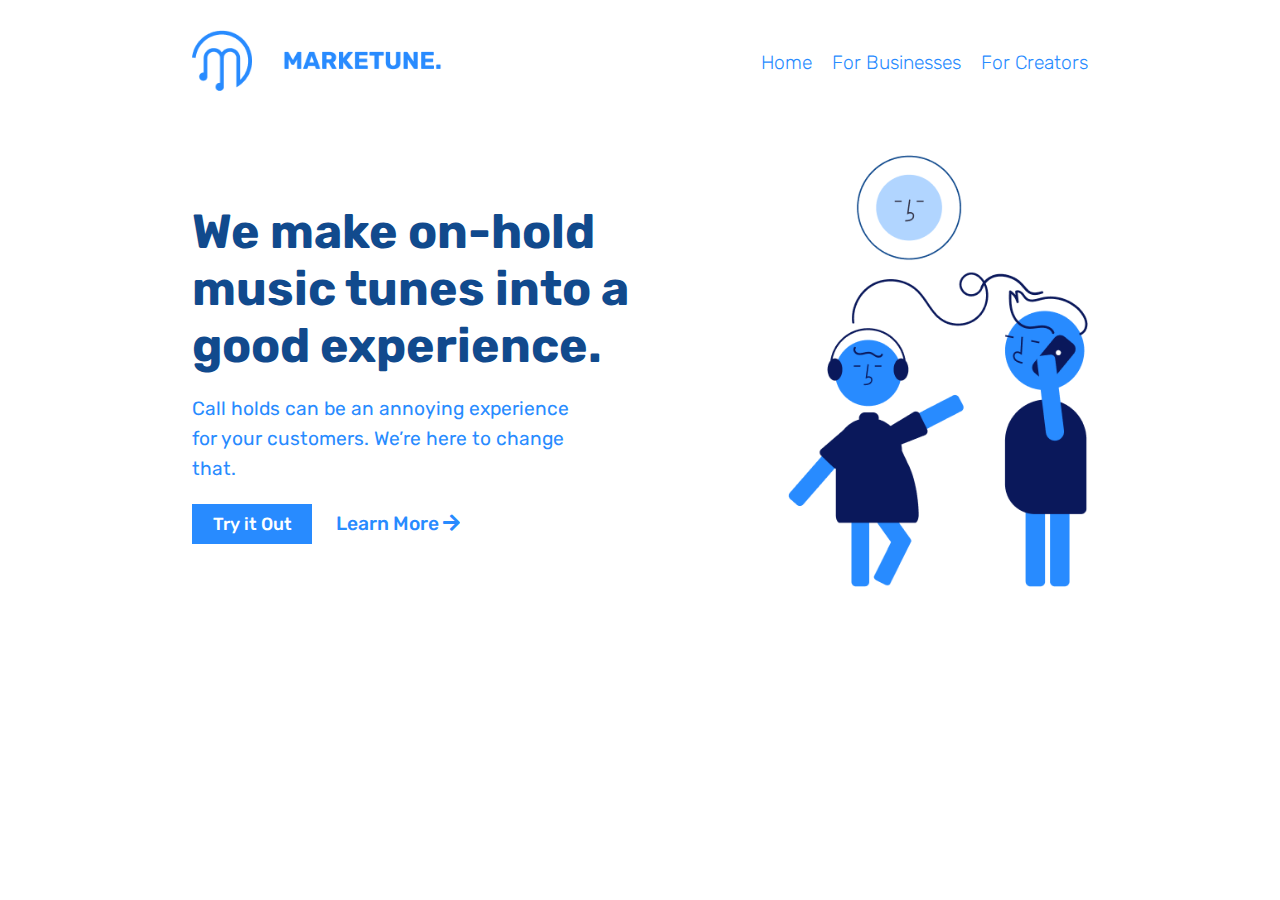
<file: index.html>
<!DOCTYPE html>
<html lang="en">
  <head>
    <meta charset="UTF-8" />
    <meta http-equiv="X-UA-Compatible" content="IE=edge" />
    <meta name="viewport" content="width=device-width, initial-scale=1.0" />
    <link rel="stylesheet" href="style.css" />
    <link
      rel="stylesheet"
      href="https://cdnjs.cloudflare.com/ajax/libs/font-awesome/5.15.4/css/all.min.css"
      integrity="sha512-1ycn6IcaQQ40/MKBW2W4Rhis/DbILU74C1vSrLJxCq57o941Ym01SwNsOMqvEBFlcgUa6xLiPY/NS5R+E6ztJQ=="
      crossorigin="anonymous"
      referrerpolicy="no-referrer"
    />
    <link rel="shortcut icon" href="./img/logoo.png" />
    <title>MARKETUNE.</title>
  </head>

  <body>
    <nav>
      <a href="index.html"
        ><div class="logo"><img src="./img/logo.png" alt="" /></div
      ></a>
      <ul class="nav-links">
        <a href="index.html"><li>Home</li></a>
        <a href="businesses.html"><li>For Businesses</li></a>
        <a href="creators.html"><li>For Creators</li></a>
      </ul>
    </nav>
    <section class="landing">
      <div class="text">
        <h1>We make on-hold music tunes into a good experience.</h1>
        <p>
          Call holds can be an annoying experience for your customers. We’re
          here to change that.
        </p>
        <div class="buttons">
          <button>Try it Out</button>
          <a href="#"
            >Learn More <span><i class="fas fa-arrow-right"></i></span
          ></a>
        </div>
      </div>
      <div class="images">
        <img src="./img/home.png" />
      </div>
    </section>
  </body>
</html>
</file>
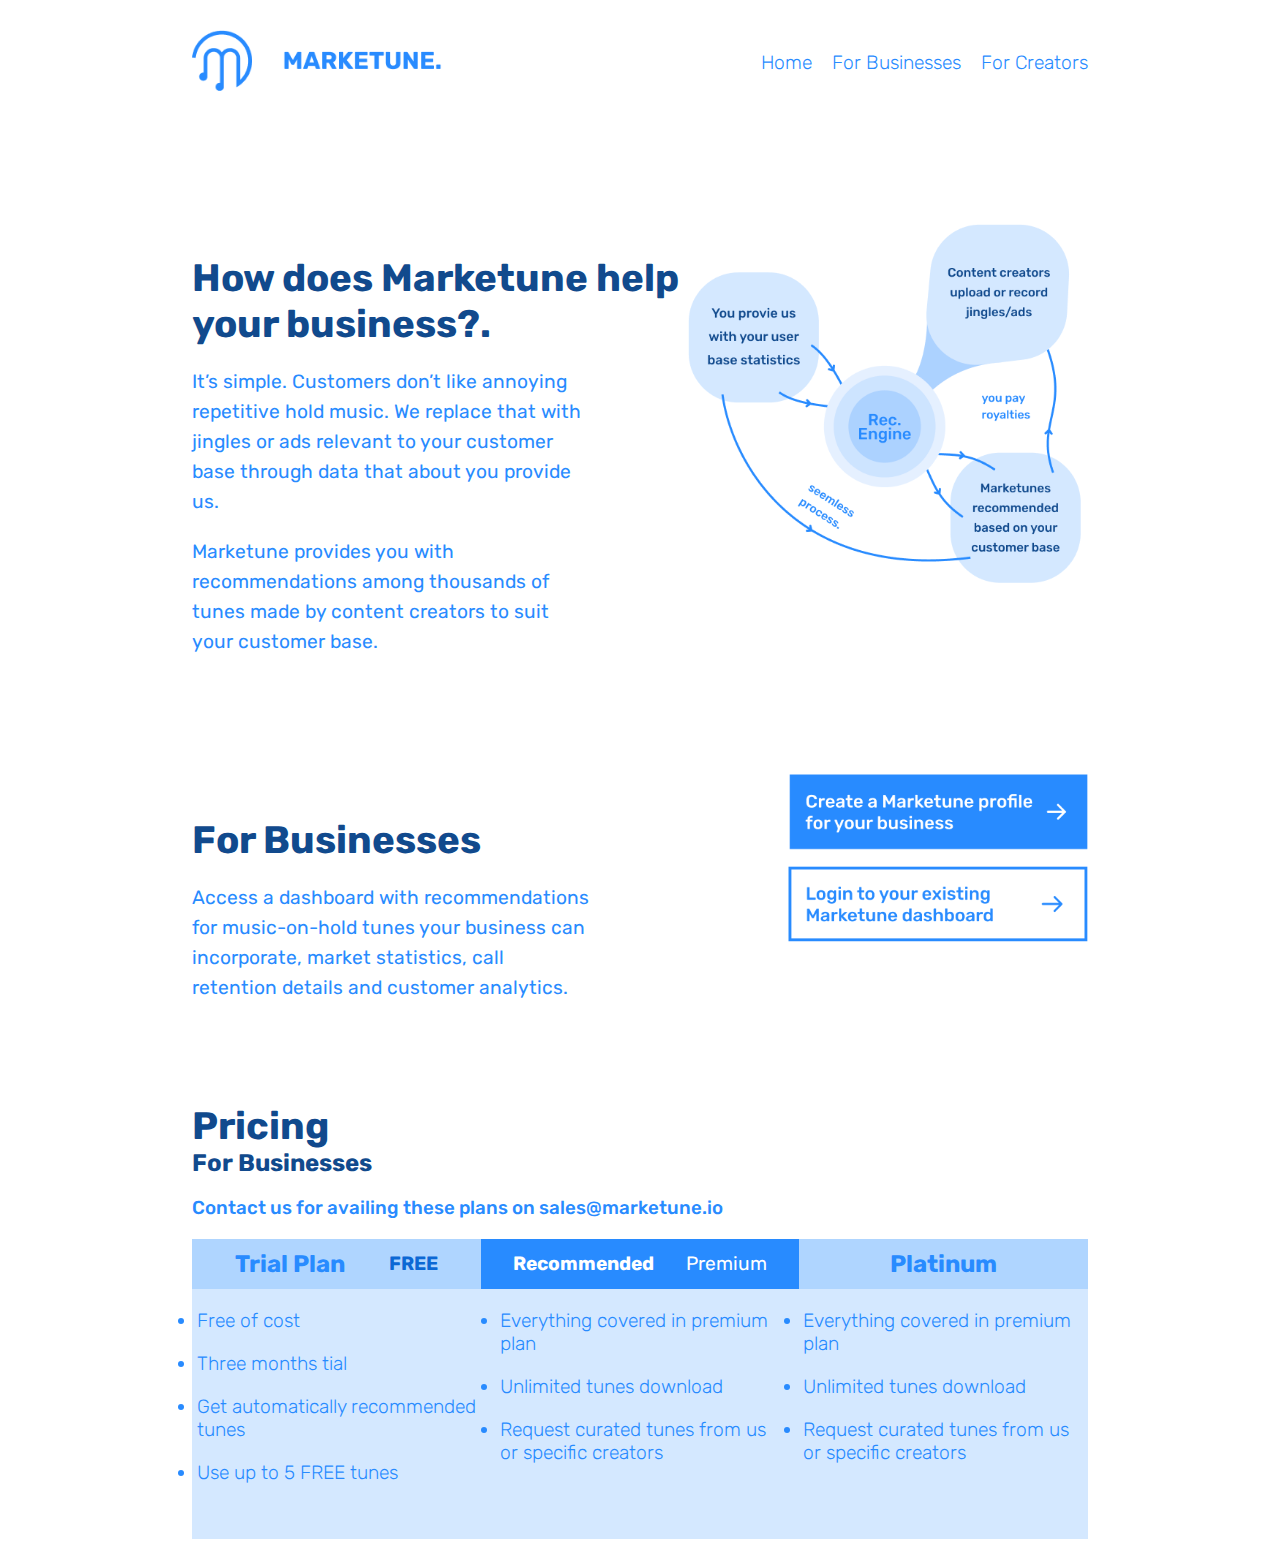
<file: businesses.html>
<!DOCTYPE html>
<html lang="en">
  <head>
    <meta charset="UTF-8" />
    <meta http-equiv="X-UA-Compatible" content="IE=edge" />
    <meta name="viewport" content="width=device-width, initial-scale=1.0" />
    <link rel="stylesheet" href="style.css" />

    <link rel="shortcut icon" href="./img/logoo.png" />
    <title>MARKETUNE</title>
  </head>

  <body>
    <nav>
      <a href="index.html"
        ><div class="logo"><img src="./img/logo.png" alt="" /></div
      ></a>
      <ul class="nav-links">
        <a href="index.html"><li>Home</li></a>
        <a href="businesses.html"><li>For Businesses</li></a>
        <a href="creators.html"><li>For Creators</li></a>
      </ul>
    </nav>
    <section class="landing">
      <div class="text2">
        <h1>How does Marketune help your business?.</h1>
        <p>
          It’s simple. Customers don’t like annoying repetitive hold music. We
          replace that with jingles or ads relevant to your customer base
          through data that about you provide us.
        </p>
        <p>
          Marketune provides you with recommendations among thousands of tunes
          made by content creators to suit your customer base.
        </p>
      </div>
      <div class="images">
        <img src="./img/buisness.png" style="width: 400px" />
      </div>
    </section>
    <section class="landing">
      <div class="text2">
        <h1>For Businesses</h1>
        <p>
          Access a dashboard with recommendations for music-on-hold tunes your
          business can incorporate, market statistics, call retention details
          and customer analytics.
        </p>
      </div>
      <div class="images">
        <img src="./img/image.png" />
      </div>
    </section>
    <section class="price">
      <div class="text2">
        <h1>Pricing</h1>
        <h2>For Businesses</h2>
        <h3>Contact us for availing these plans on sales@marketune.io</h3>
      </div>
      <div class="cards">
        <div class="card1">
          <div class="plan">
            <h2>Trial Plan</h2>
            <p>FREE</p>
          </div>
          <div class="points">
            <li>Free of cost</li>
            <li>Three months tial</li>
            <li>Get automatically recommended tunes</li>
            <li>Use up to 5 FREE tunes</li>
          </div>
        </div>
        <div class="card2">
          <div class="plans">
            <h2>Recommended</h2>
            <p>Premium</p>
          </div>
          <div class="points">
            <li>Everything covered in premium plan</li>
            <li>Unlimited tunes download</li>
            <li>Request curated tunes from us or specific creators</li>
          </div>
        </div>
        <div class="card1">
          <div class="plan">
            <h2>Platinum</h2>
          </div>
          <div class="points">
            <li>Everything covered in premium plan</li>
            <li>Unlimited tunes download</li>
            <li>Request curated tunes from us or specific creators</li>
          </div>
        </div>
      </div>
    </section>
  </body>
</html>
</file>
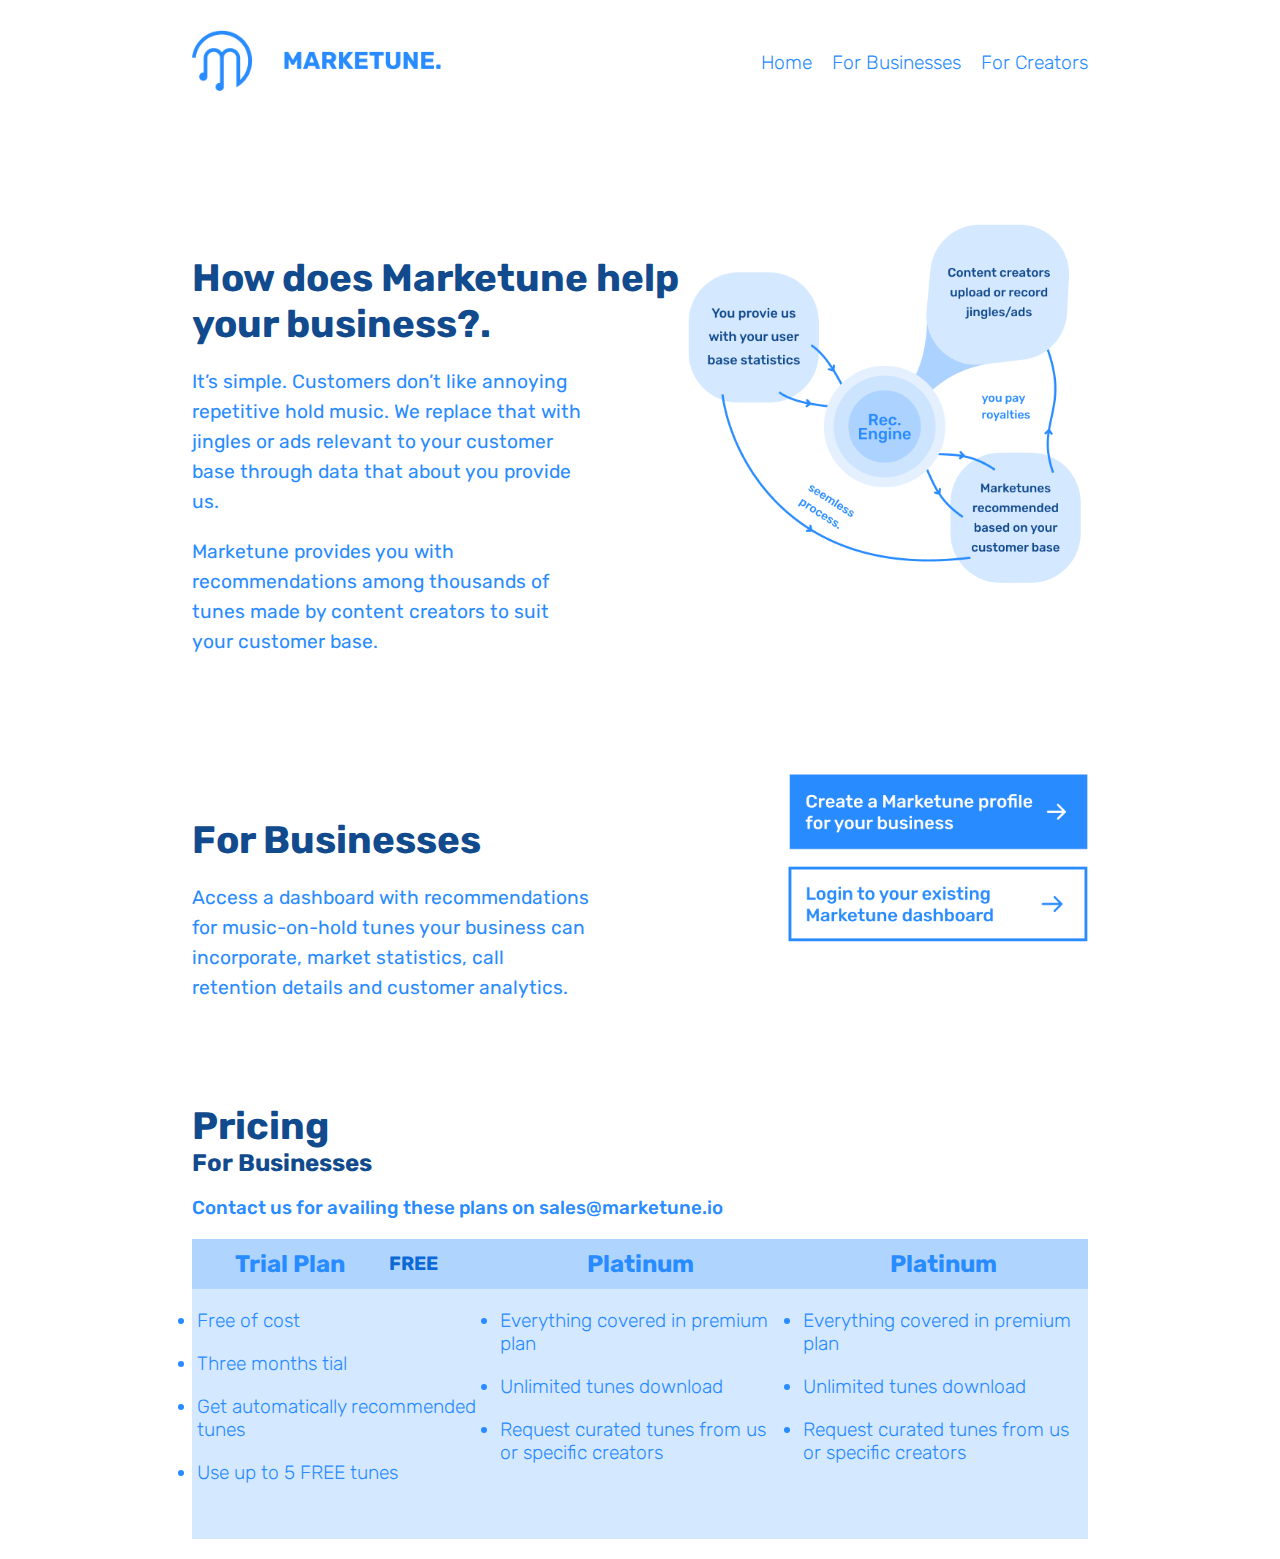
<file: bussinesses.html>
<!DOCTYPE html>
<html lang="en">
  <head>
    <meta charset="UTF-8" />
    <meta http-equiv="X-UA-Compatible" content="IE=edge" />
    <meta name="viewport" content="width=device-width, initial-scale=1.0" />
    <link rel="stylesheet" href="style.css" />
    <link rel="shortcut icon" href="" />
    <link rel="shortcut icon" href="./img/logo.png" />
    <title>MARKETUNE</title>
  </head>

  <body>
    <nav>
      <a href="/"
        ><div class="logo"><img src="./img/logo.png" alt="" /></div
      ></a>
      <ul class="nav-links">
        <a href="./index.html"><li>Home</li></a>
        <a href="./bussinesses.html"><li>For Businesses</li></a>
        <a href="./creators.html"><li>For Creators</li></a>
      </ul>
    </nav>
    <section class="landing">
      <div class="text2">
        <h1>How does Marketune help your business?.</h1>
        <p>
          It’s simple. Customers don’t like annoying repetitive hold music. We
          replace that with jingles or ads relevant to your customer base
          through data that about you provide us.
        </p>
        <p>
          Marketune provides you with recommendations among thousands of tunes
          made by content creators to suit your customer base.
        </p>
      </div>
      <div class="images">
        <img src="./img/buisness.png" style="width: 400px" />
      </div>
    </section>
    <section class="landing">
      <div class="text2">
        <h1>For Businesses</h1>
        <p>
          Access a dashboard with recommendations for music-on-hold tunes your
          business can incorporate, market statistics, call retention details
          and customer analytics.
        </p>
      </div>
      <div class="images">
        <img src="./img/image.png" />
      </div>
    </section>
    <section class="price">
      <div class="text2">
        <h1>Pricing</h1>
        <h2>For Businesses</h2>
        <h3>Contact us for availing these plans on sales@marketune.io</h3>
      </div>
      <div class="cards">
        <div class="card1">
          <div class="plan">
            <h2>Trial Plan</h2>
            <p>FREE</p>
          </div>
          <div class="points">
            <li>Free of cost</li>
            <li>Three months tial</li>
            <li>Get automatically recommended tunes</li>
            <li>Use up to 5 FREE tunes</li>
          </div>
        </div>
        <div class="card2">
          <div class="plan">
            <h2>Platinum</h2>
          </div>
          <div class="points">
            <li>Everything covered in premium plan</li>
            <li>Unlimited tunes download</li>
            <li>Request curated tunes from us or specific creators</li>
          </div>
        </div>
        <div class="card1">
          <div class="plan">
            <h2>Platinum</h2>
          </div>
          <div class="points">
            <li>Everything covered in premium plan</li>
            <li>Unlimited tunes download</li>
            <li>Request curated tunes from us or specific creators</li>
          </div>
        </div>
      </div>
    </section>
  </body>
</html>
</file>
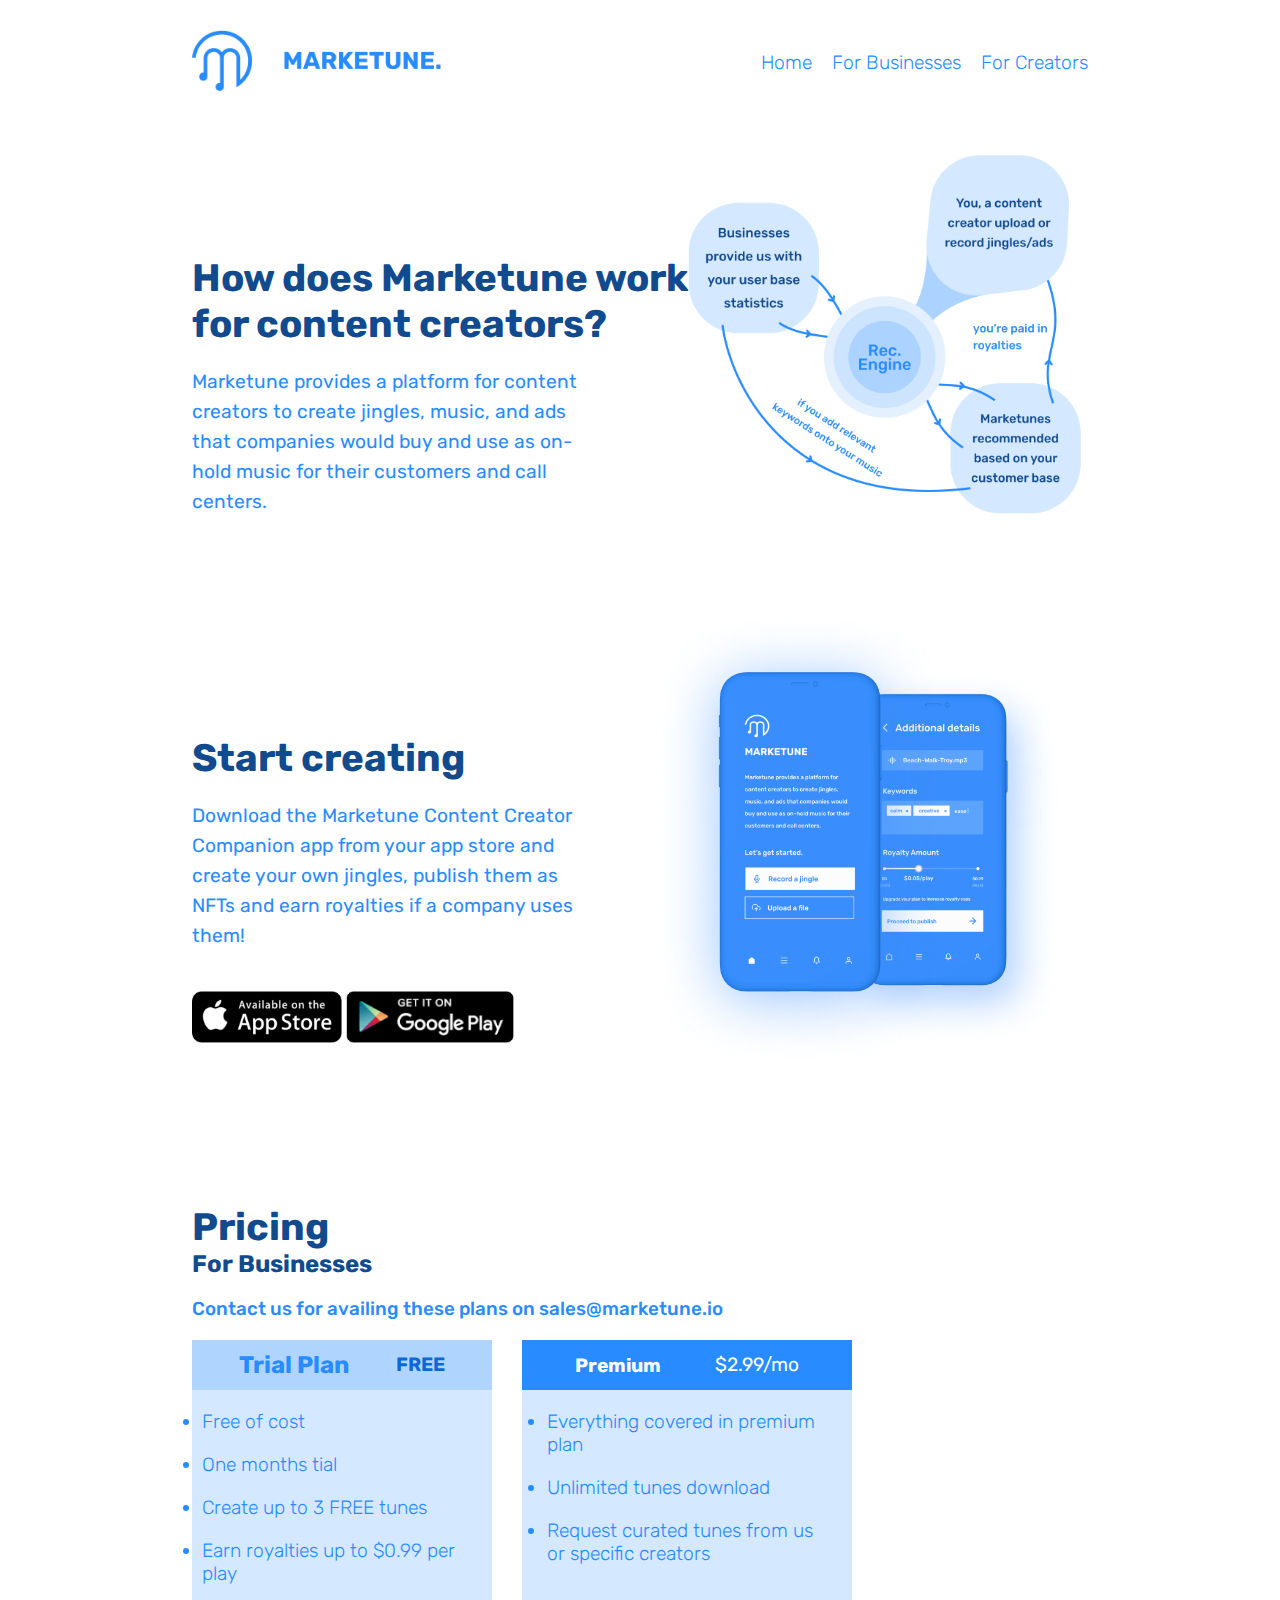
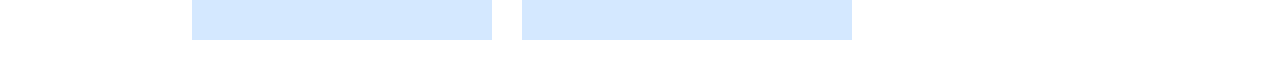
<file: creators.html>
<!DOCTYPE html>
<html lang="en">
  <head>
    <meta charset="UTF-8" />
    <meta http-equiv="X-UA-Compatible" content="IE=edge" />
    <meta name="viewport" content="width=device-width, initial-scale=1.0" />
    <link rel="stylesheet" href="style.css" />
    <link rel="shortcut icon" href="" />
    <link rel="shortcut icon" href="./img/logoo.png" />
    <title>MARKETUNE</title>
  </head>

  <body>
    <nav>
      <a href="index.html"
        ><div class="logo"><img src="./img/logo.png" alt="" /></div
      ></a>
      <ul class="nav-links">
        <a href="index.html"><li>Home</li></a>
        <a href="businesses.html"><li>For Businesses</li></a>
        <a href="creators.html"><li>For Creators</li></a>
      </ul>
    </nav>
    <section class="landing">
      <div class="text2">
        <h1>How does Marketune work for content creators?</h1>
        <p>
          Marketune provides a platform for content creators to create jingles,
          music, and ads that companies would buy and use as on-hold music for
          their customers and call centers.
        </p>
      </div>
      <div class="images">
        <img src="./img/create.png" style="width: 400px" />
      </div>
    </section>
    <section class="landing">
      <div class="text2">
        <h1>Start creating</h1>
        <p>
          Download the Marketune Content Creator Companion app from your app
          store and create your own jingles, publish them as NFTs and earn
          royalties if a company uses them!
        </p>
        <div class="download">
          <img src="./img/apple.png" />
          <img src="./img/play.png" style="width: 168px" />
        </div>
      </div>
      <div class="images">
        <img src="./img/phone.png" style="width: 450px" />
      </div>
    </section>
    <section class="price">
      <div class="text2">
        <h1>Pricing</h1>
        <h2>For Businesses</h2>
        <h3>Contact us for availing these plans on sales@marketune.io</h3>
      </div>
      <div class="carding">
        <div class="card1">
          <div class="plan">
            <h2>Trial Plan</h2>
            <p>FREE</p>
          </div>
          <div class="points">
            <li>Free of cost</li>
            <li>One months tial</li>
            <li>Create up to 3 FREE tunes</li>
            <li>Earn royalties up to $0.99 per play</li>
          </div>
        </div>
        <div class="card2" style="margin-left: 30px">
          <div class="plans">
            <h2>Premium</h2>
            <p>$2.99/mo</p>
          </div>
          <div class="points">
            <li>Everything covered in premium plan</li>
            <li>Unlimited tunes download</li>
            <li>Request curated tunes from us or specific creators</li>
          </div>
        </div>
      </div>
    </section>
  </body>
</html>
</file>
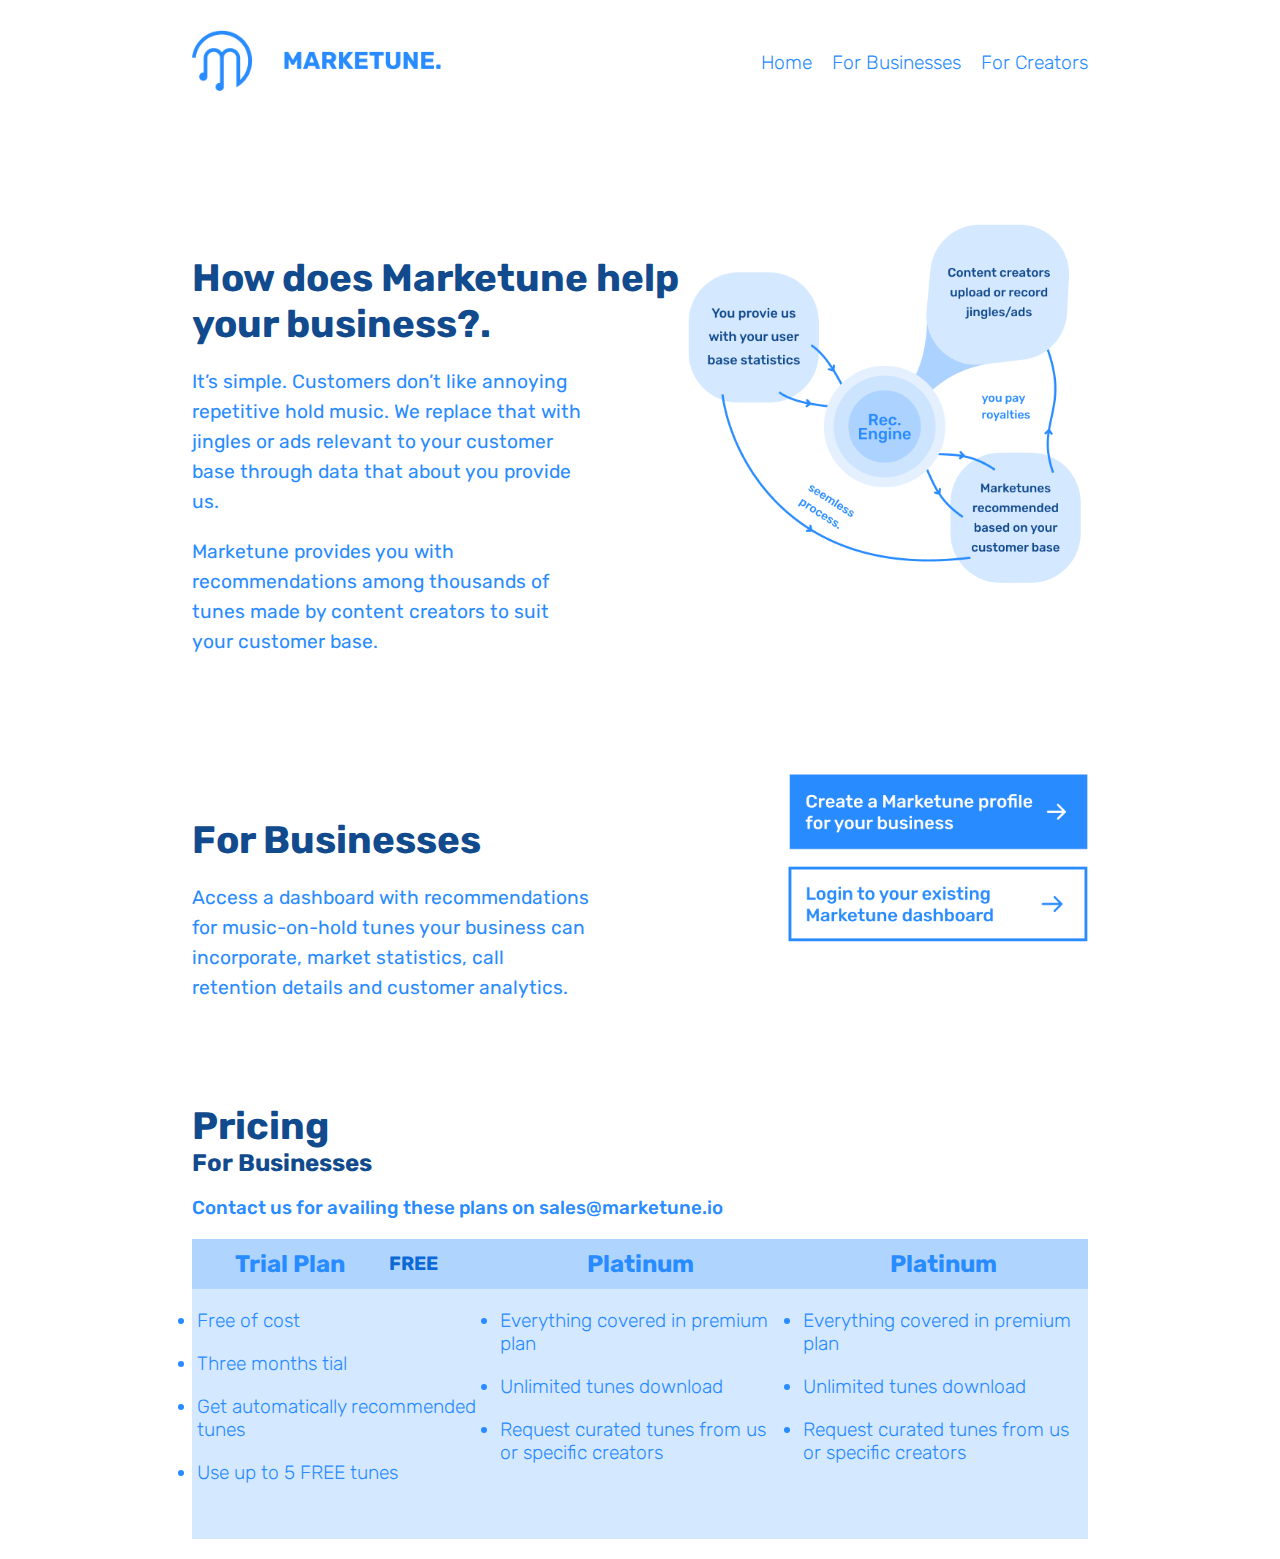
<file: second.html>
<!DOCTYPE html>
<html lang="en">
  <head>
    <meta charset="UTF-8" />
    <meta http-equiv="X-UA-Compatible" content="IE=edge" />
    <meta name="viewport" content="width=device-width, initial-scale=1.0" />
    <link rel="stylesheet" href="style.css" />
    <link rel="shortcut icon" href="" />
    <link rel="shortcut icon" href="./img/logo.png" />
    <title>MARKETUNE</title>
  </head>

  <body>
    <nav>
      <a href="/"
        ><div class="logo"><img src="./img/logo.png" alt="" /></div
      ></a>
      <ul class="nav-links">
        <a href="/"><li>Home</li></a>
        <a href="./second.html"><li>For Businesses</li></a>
        <a href="./third.html"><li>For Creators</li></a>
      </ul>
    </nav>
    <section class="landing">
      <div class="text2">
        <h1>How does Marketune help your business?.</h1>
        <p>
          It’s simple. Customers don’t like annoying repetitive hold music. We
          replace that with jingles or ads relevant to your customer base
          through data that about you provide us.
        </p>
        <p>
          Marketune provides you with recommendations among thousands of tunes
          made by content creators to suit your customer base.
        </p>
      </div>
      <div class="images">
        <img src="./img/buisness.png" style="width: 400px" />
      </div>
    </section>
    <section class="landing">
      <div class="text2">
        <h1>For Businesses</h1>
        <p>
          Access a dashboard with recommendations for music-on-hold tunes your
          business can incorporate, market statistics, call retention details
          and customer analytics.
        </p>
      </div>
      <div class="images">
        <img src="./img/image.png" />
      </div>
    </section>
    <section class="price">
      <div class="text2">
        <h1>Pricing</h1>
        <h2>For Businesses</h2>
        <h3>Contact us for availing these plans on sales@marketune.io</h3>
      </div>
      <div class="cards">
        <div class="card1">
          <div class="plan">
            <h2>Trial Plan</h2>
            <p>FREE</p>
          </div>
          <div class="points">
            <li>Free of cost</li>
            <li>Three months tial</li>
            <li>Get automatically recommended tunes</li>
            <li>Use up to 5 FREE tunes</li>
          </div>
        </div>
        <div class="card2">
          <div class="plan">
            <h2>Platinum</h2>
          </div>
          <div class="points">
            <li>Everything covered in premium plan</li>
            <li>Unlimited tunes download</li>
            <li>Request curated tunes from us or specific creators</li>
          </div>
        </div>
        <div class="card1">
          <div class="plan">
            <h2>Platinum</h2>
          </div>
          <div class="points">
            <li>Everything covered in premium plan</li>
            <li>Unlimited tunes download</li>
            <li>Request curated tunes from us or specific creators</li>
          </div>
        </div>
      </div>
    </section>
  </body>
</html>
</file>
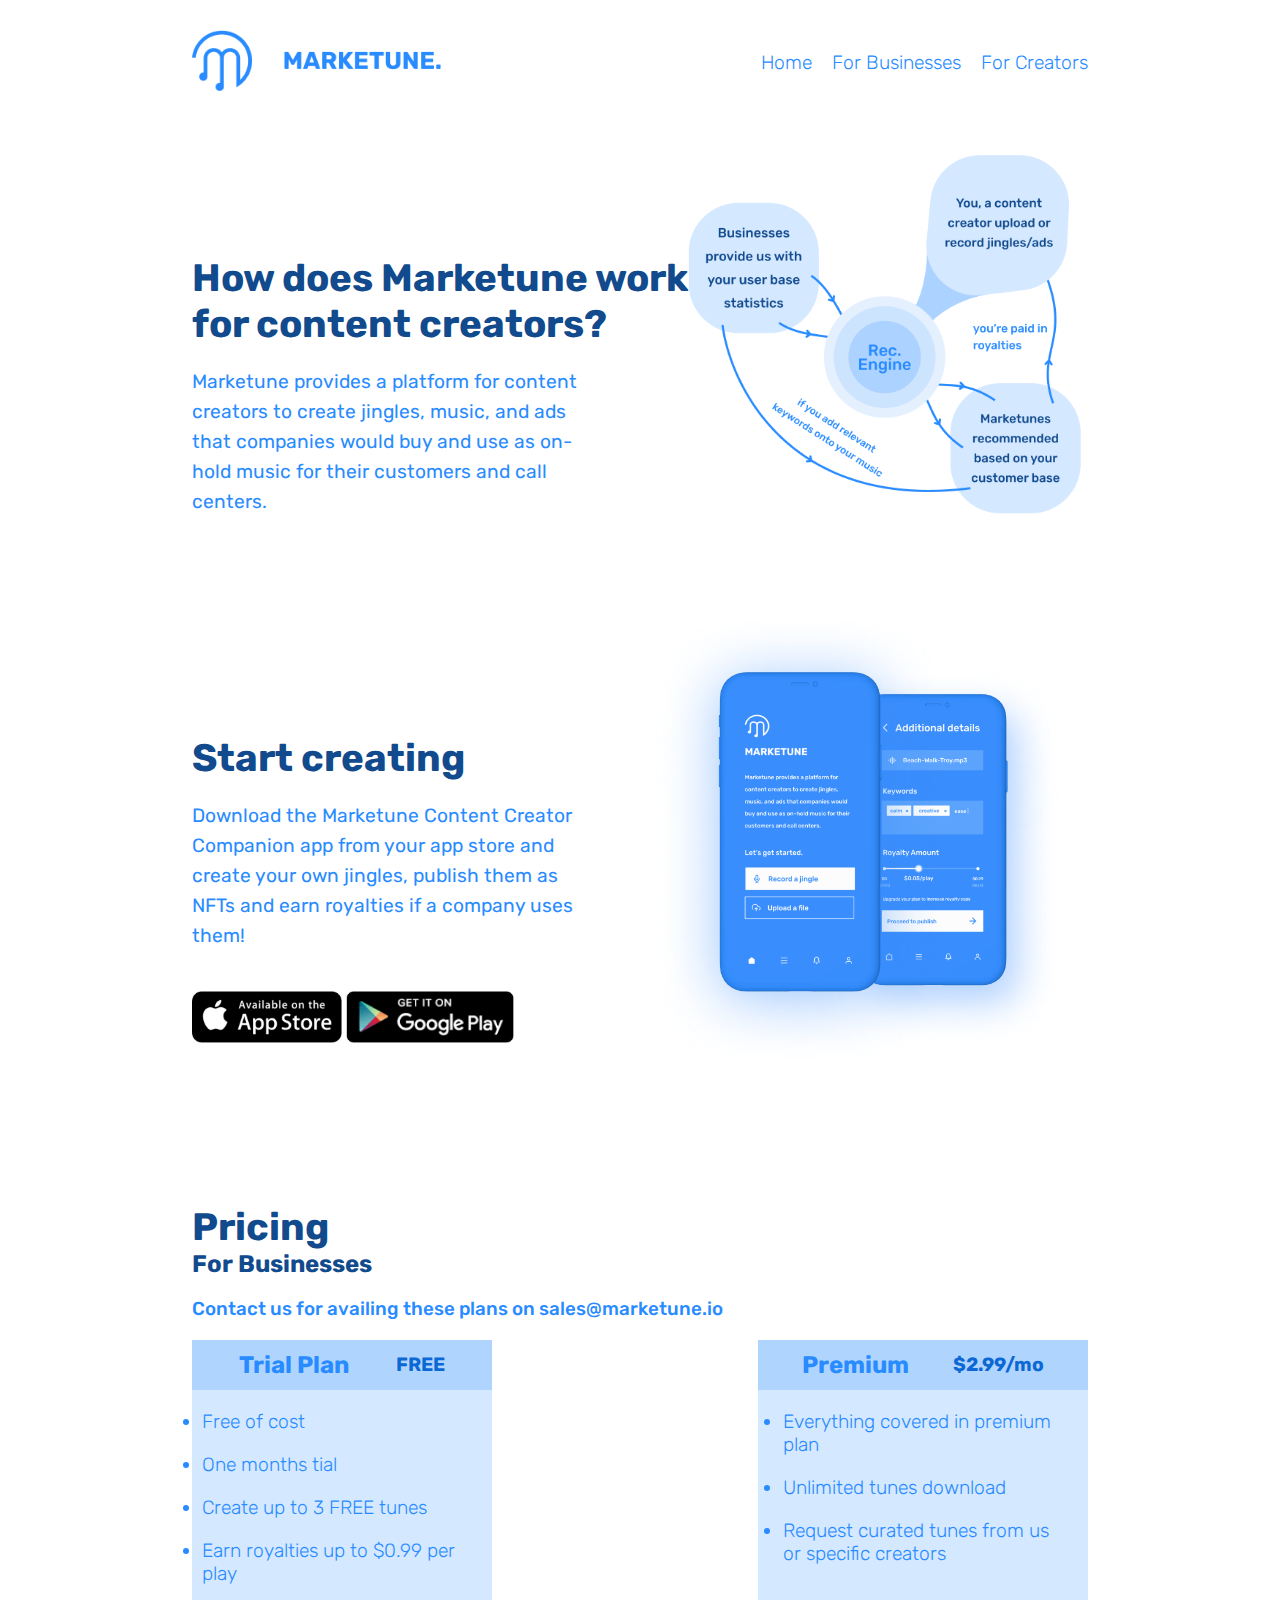
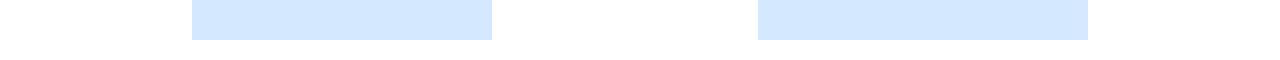
<file: third.html>
<!DOCTYPE html>
<html lang="en">
  <head>
    <meta charset="UTF-8" />
    <meta http-equiv="X-UA-Compatible" content="IE=edge" />
    <meta name="viewport" content="width=device-width, initial-scale=1.0" />
    <link rel="stylesheet" href="style.css" />
    <link rel="shortcut icon" href="" />
    <link rel="shortcut icon" href="./img/logo.png" />
    <title>MARKETUNE</title>
  </head>

  <body>
    <nav>
      <a href="/"
        ><div class="logo"><img src="./img/logo.png" alt="" /></div
      ></a>
      <ul class="nav-links">
        <a href="/"><li>Home</li></a>
        <a href="./second.html"><li>For Businesses</li></a>
        <a href="./third.html"><li>For Creators</li></a>
      </ul>
    </nav>
    <section class="landing">
      <div class="text2">
        <h1>How does Marketune work for content creators?</h1>
        <p>
          Marketune provides a platform for content creators to create jingles,
          music, and ads that companies would buy and use as on-hold music for
          their customers and call centers.
        </p>
      </div>
      <div class="images">
        <img src="./img/create.png" style="width: 400px" />
      </div>
    </section>
    <section class="landing">
      <div class="text2">
        <h1>Start creating</h1>
        <p>
          Download the Marketune Content Creator Companion app from your app
          store and create your own jingles, publish them as NFTs and earn
          royalties if a company uses them!
        </p>
        <div class="download">
          <img src="./img/apple.png" />
          <img src="./img/play.png" style="width: 168px" />
        </div>
      </div>
      <div class="images">
        <img src="./img/phone.png" style="width: 450px" />
      </div>
    </section>
    <section class="price">
      <div class="text2">
        <h1>Pricing</h1>
        <h2>For Businesses</h2>
        <h3>Contact us for availing these plans on sales@marketune.io</h3>
      </div>
      <div class="cards">
        <div class="card1">
          <div class="plan">
            <h2>Trial Plan</h2>
            <p>FREE</p>
          </div>
          <div class="points">
            <li>Free of cost</li>
            <li>One months tial</li>
            <li>Create up to 3 FREE tunes</li>
            <li>Earn royalties up to $0.99 per play</li>
          </div>
        </div>
        <div class="card2">
          <div class="plan">
            <h2>Premium</h2>
            <p>$2.99/mo</p>
          </div>
          <div class="points">
            <li>Everything covered in premium plan</li>
            <li>Unlimited tunes download</li>
            <li>Request curated tunes from us or specific creators</li>
          </div>
        </div>
      </div>
    </section>
  </body>
</html>
</file>
<file: style.css>
@import url("https://fonts.googleapis.com/css2?family=Rubik:wght@700&display=swap");
@import url("https://fonts.googleapis.com/css2?family=Rubik:wght@400;700&display=swap");
@import url("https://fonts.googleapis.com/css2?family=Rubik:wght@400;500;700&display=swap");
* {
  margin: 0;
  padding: 0;
  box-sizing: border-box;
}
h1 {
  font-family: "Rubik";
  font-weight: 700;
}
p {
  font-family: "Rubik";
  font-weight: 400;
}
h2 {
  font-family: "Rubik";
  font-weight: 700;
}
li {
  font-family: "Rubik";
  font-weight: 400;
}
h3 {
  font-family: "Rubik";
  font-weight: 500;
}
a,
button {
  text-decoration: none;
  font-family: "Rubik";
  font-weight: 500;
}
li {
  font-weight: 100;
}
nav {
  max-width: 70%;
  margin: auto;
  display: flex;
  justify-content: space-between;
  align-items: center;
  margin-top: 30px;
}
.nav-links {
  display: flex;
  justify-content: center;
}
.nav-links li {
  margin-left: 20px;
  list-style: none;
  color: #288bff;
  font-size: 1.2rem;
}
.logo img {
  width: 250px;
}
.landing {
  max-width: 70%;
  margin: auto;
  display: flex;
  justify-content: space-between;
  margin-top: 60px;
  align-items: center;
}
p {
  line-height: 30px;
}
.text {
  display: flex;
  flex-direction: column;
  justify-content: center;
}
.text h1 {
  color: #114a8d;
  font-size: 3rem;
  max-width: 500px;
}
.text p {
  font-size: 1.2rem;
  color: #288bff;
  margin-top: 20px;
  max-width: 400px;
}
.images img {
  width: 300px;
}
.buttons {
  margin-top: 20px;
}
.buttons button {
  width: 120px;
  height: 40px;
  border: none;
  outline: none;
  background-color: #288bff;
  color: white;
  font-size: 1.1rem;
  text-align: center;
}
.buttons a {
  text-decoration: none;
  color: #288bff;
  font-size: 1.2rem;
  margin-left: 20px;
}
.text {
  display: flex;
  flex-direction: column;
}
.text2 h1 {
  color: #114a8d;
  font-size: 2.4rem;
  max-width: 500px;
  margin-top: 100px;
}
.text2 p {
  font-size: 1.2rem;
  color: #288bff;
  margin-top: 20px;
  max-width: 400px;
}
.price {
  max-width: 70%;
  margin: auto;
  margin-top: 40px;
}
.text2 h2 {
  color: #114a8d;
}
.text2 h3 {
  color: #288bff;
  margin-top: 20px;
  margin-bottom: 20px;
}
.cards {
  display: flex;
  justify-content: space-between;
  align-items: center;
}
.carding {
  display: flex;
  justify-content: left;
  align-items: center;
}
.card1 {
  width: 300px;
  background-color: #d4e8ff;
  height: 300px;
  margin-bottom: 20px;
}
.card2 {
  width: 330px;
  background-color: #d4e8ff;
  height: 300px;
  margin-bottom: 20px;
}
.plan {
  background-color: #288cff36;
  height: 50px;
  display: flex;
  justify-content: space-evenly;
  align-items: center;
}
.plans {
  background-color: #288bff;
  height: 50px;
  display: flex;
  justify-content: space-evenly;
  align-items: center;
}
.plan h2 {
  color: #288bff;
}
.plan p {
  color: #0c68d4;
  font-weight: bolder;
  font-size: 1.2rem;
}
.plans h2 {
  color: white;
  font-size: 1.2rem;
}
.plans p {
  /* color: #288bff; */
  color: white;
  font-size: 1.2rem;
}
.points li {
  color: #288bff;
  max-width: 280px;
  margin: auto;
  margin-top: 20px;
  font-size: 1.2rem;
}
.text2 img {
  width: 150px;
  margin-top: 40px;
}
.download {
  align-items: center;
}
</file>
